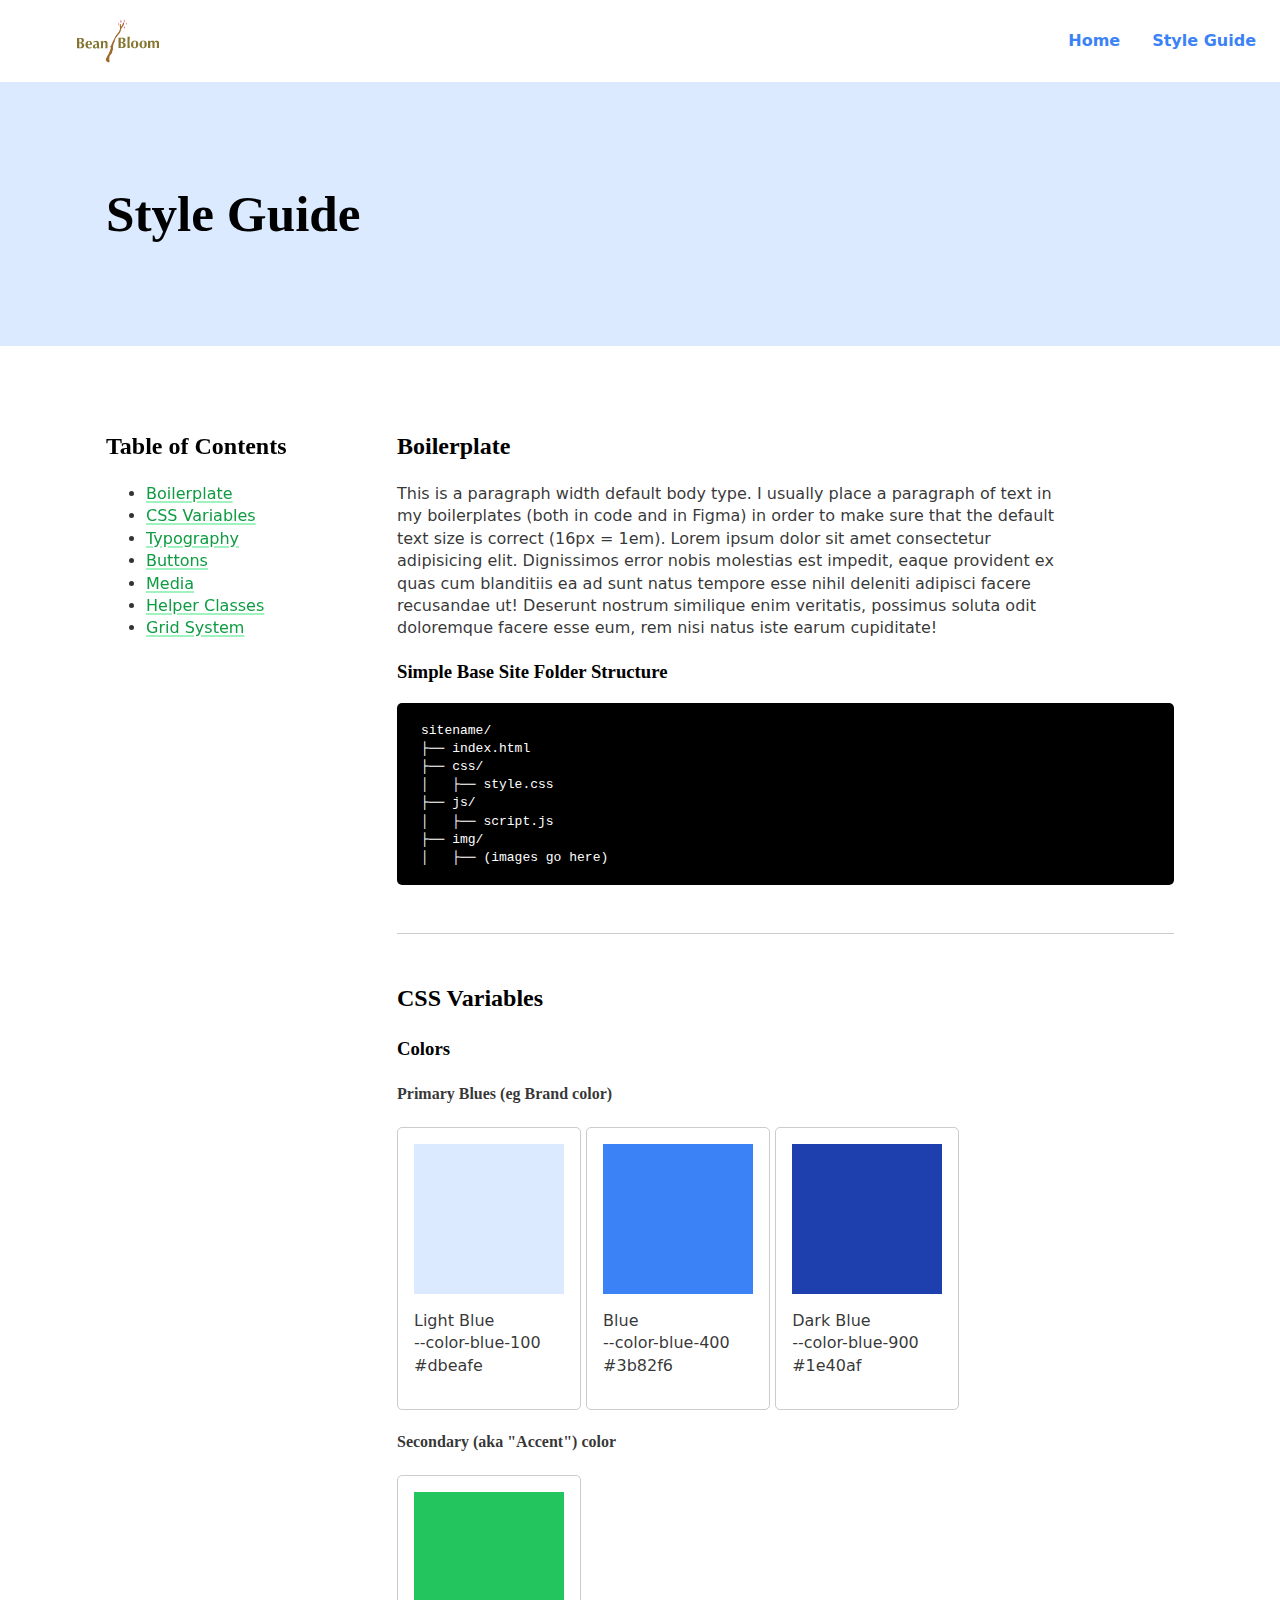
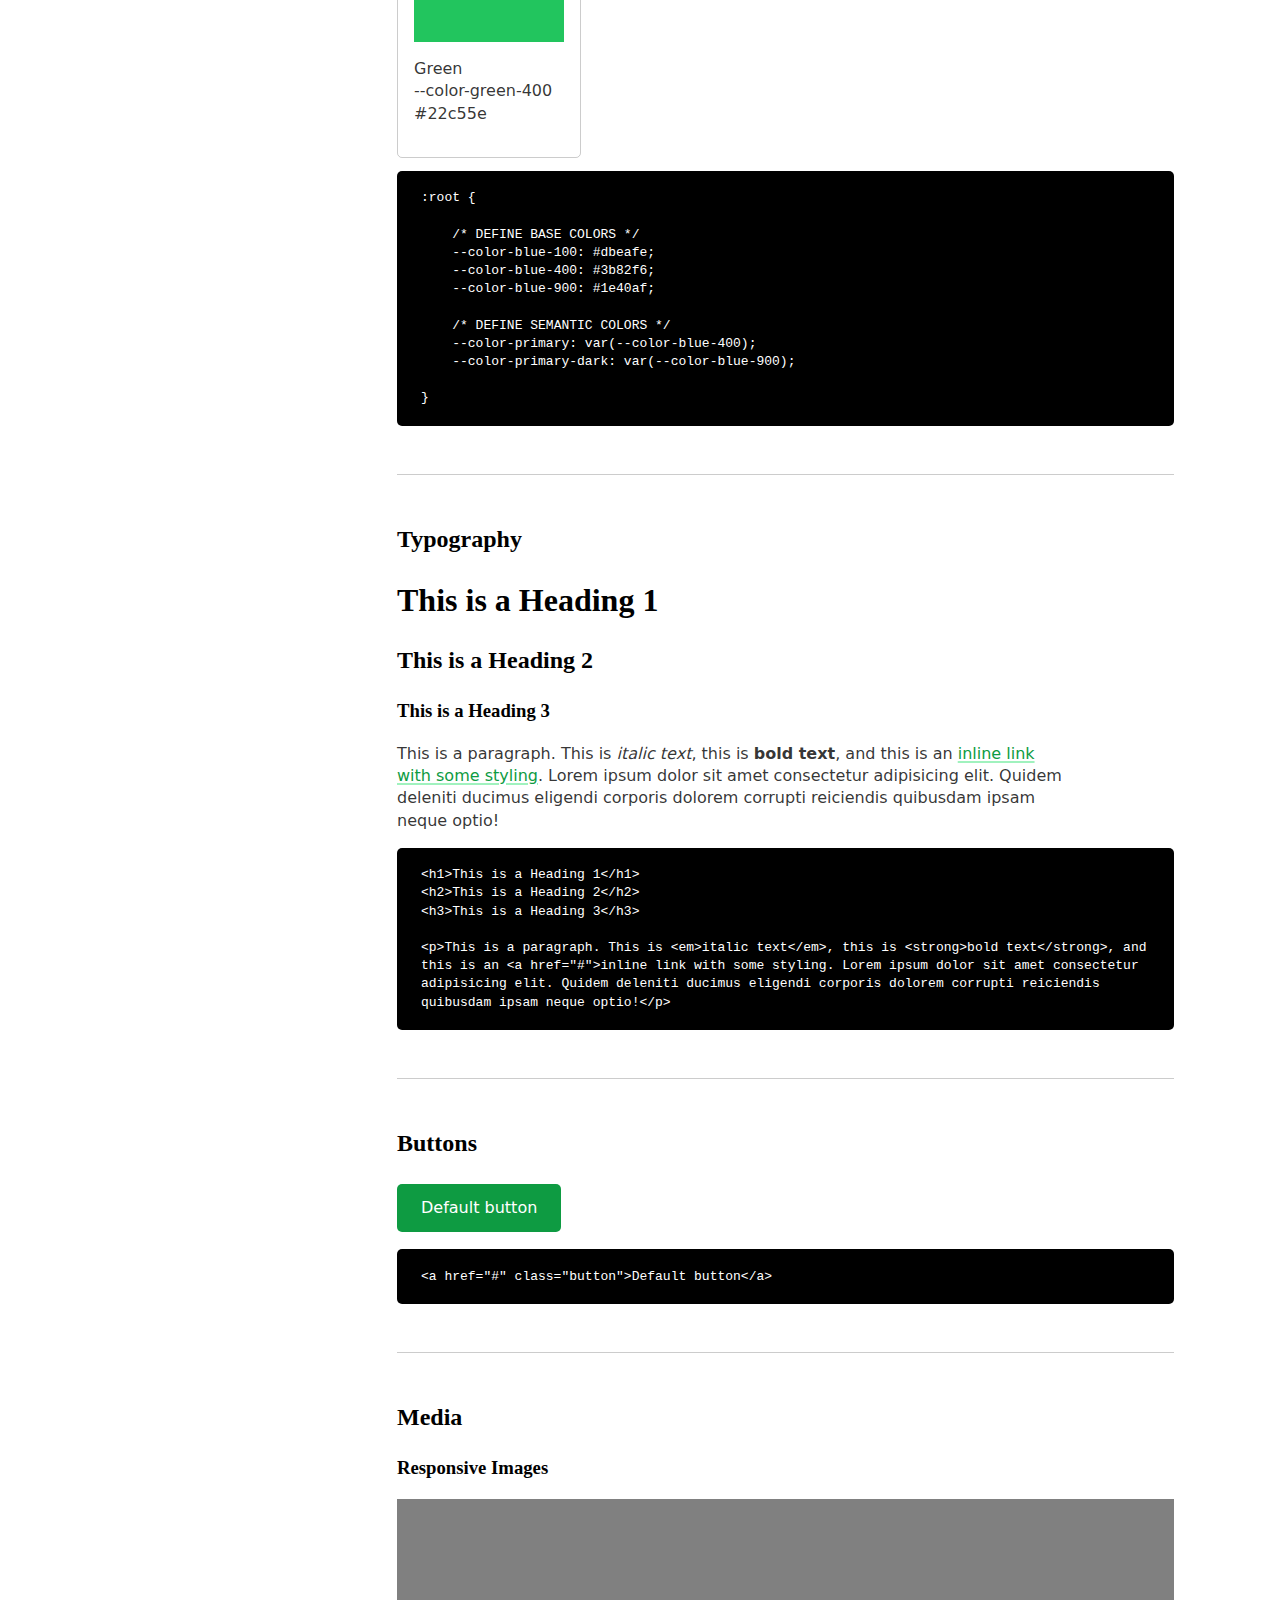
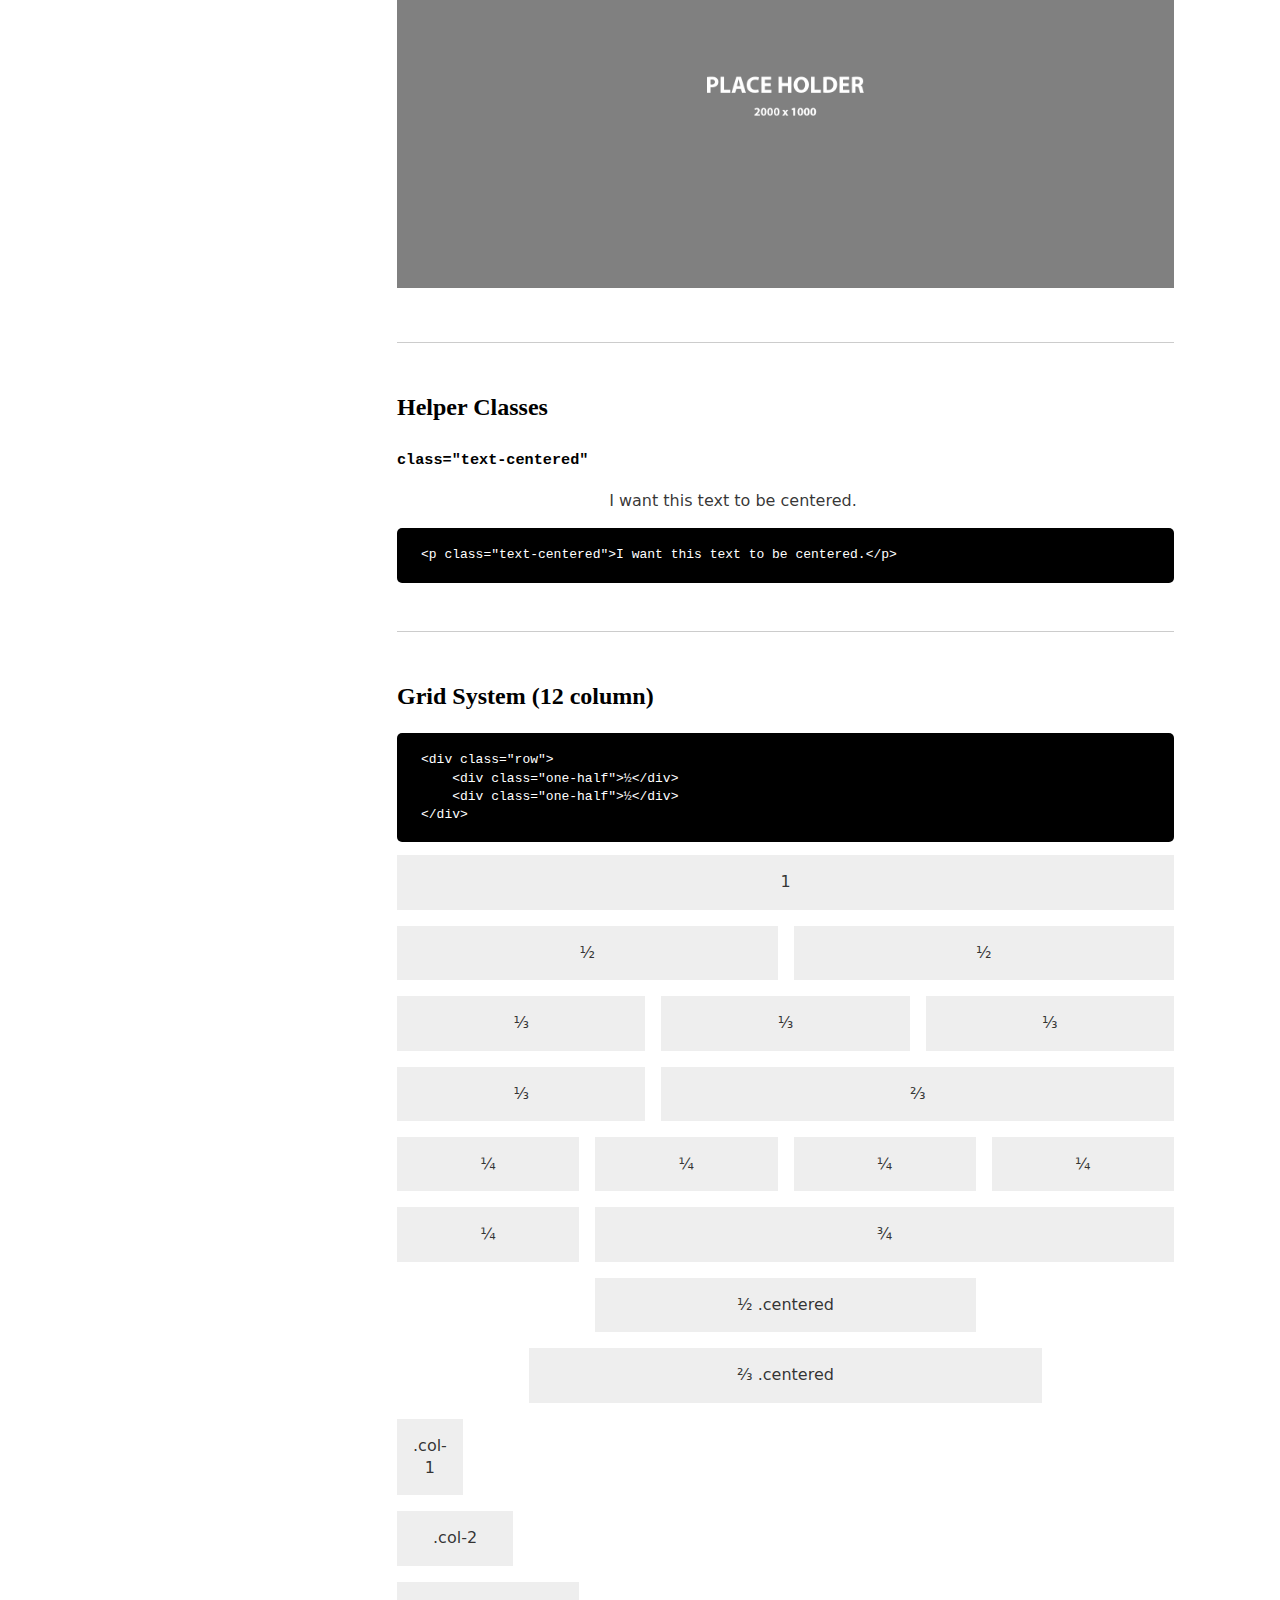
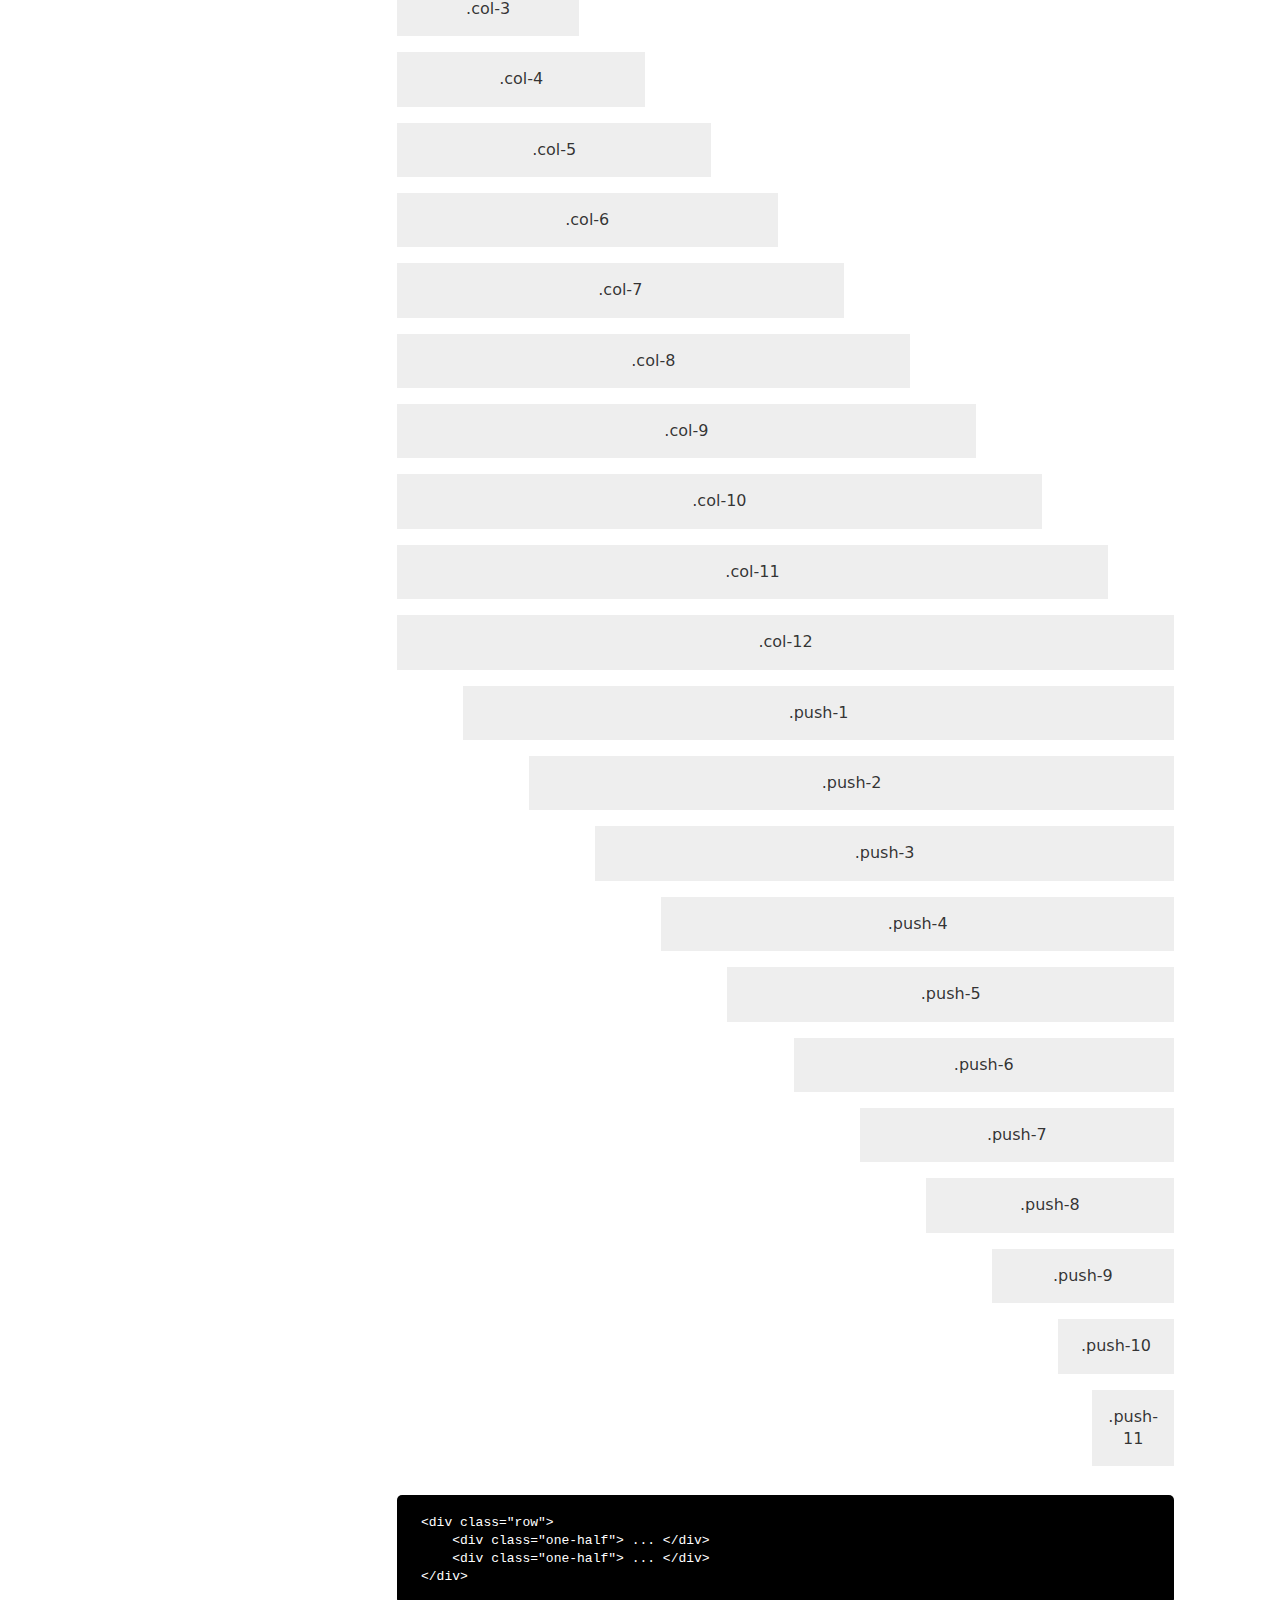
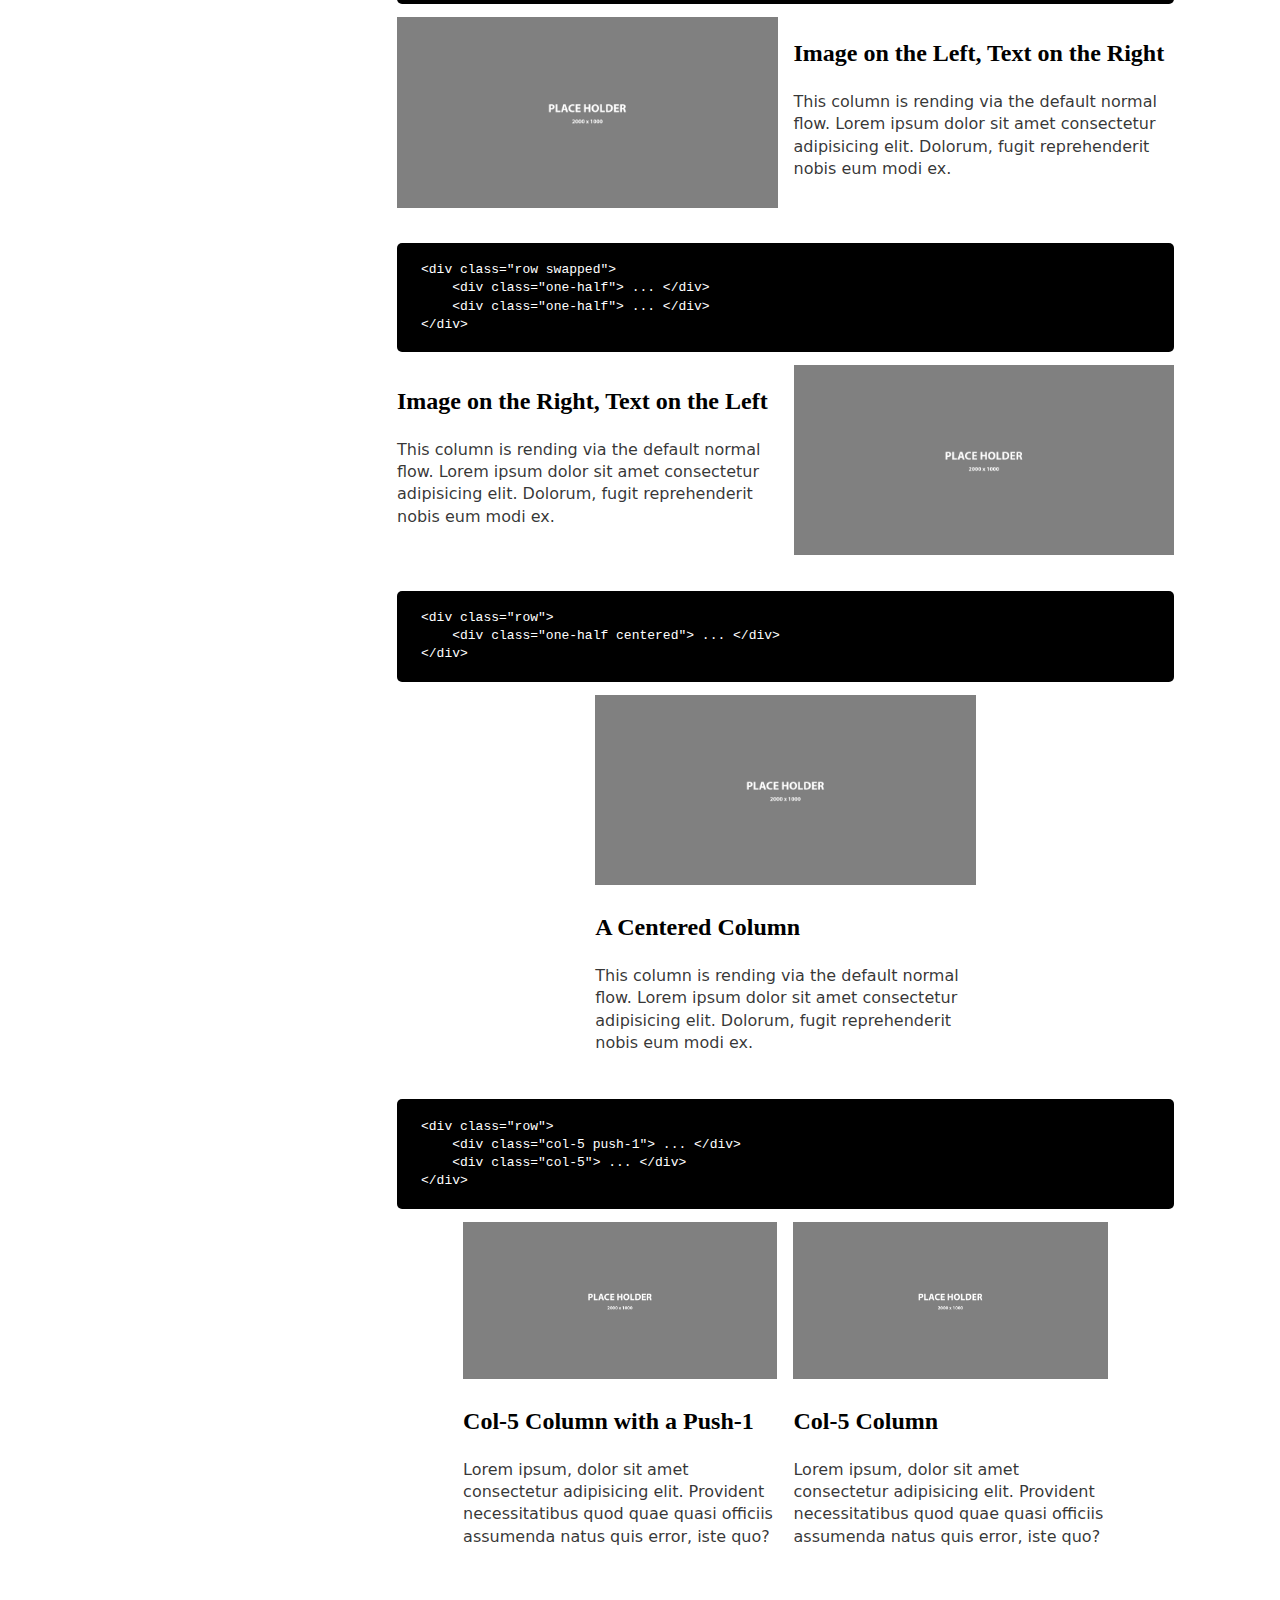
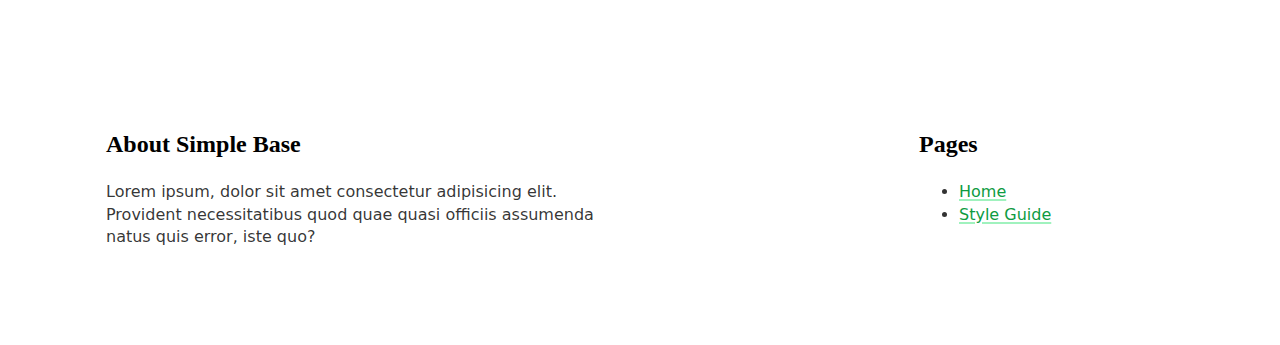
<file: styleguide.html>
<!DOCTYPE html>
<html lang="en">

<head>
    <meta charset="UTF-8">
    <meta name="viewport" content="width=device-width, initial-scale=1.0">

    <title>Simple Base</title>
    <meta name="description" content="A simple HTML CSS and JS starter base">

    <!-- MAIN CSS -->
    <link rel="stylesheet" href="css/style.css">


</head>

<body>

    <header class="site-header">
        
        <div class="logo">


            <!-- INLINE IMAGE LOGO EXAMPLE -->
             <a href="index.html"><img src="img/bb-logo-framework.png" alt="Simple Base Logo" width="200" height="50"></a>

            <h1 class="hide-visually"><a href="index.html">Simple Base</a></h1>

        </div>


        <nav class="site-nav" data-menustate="closed">
            <button class="menubutton">
                <span class="hide-visually">Menu</span>
                <svg class="simple-navicon" width="24" height="21">
                    <rect class="simple-navicon-top" x="0" y="2" height="3" width="30"></rect>
                    <rect class="simple-navicon-middle" x="0" y="9" height="3" width="30"></rect>
                    <rect class="simple-navicon-bottom" x="0" y="16" height="3" width="30"></rect>
                </svg>
            </button>
            <ul>
                <li><a href="index.html">Home</a></li>
                <li><a href="styleguide.html">Style Guide</a></li>
            </ul>
        </nav>



    </header>

    <main class="site-main">

        <section class="hero">
            <div class="container">

                <h1>Style Guide</h1>
            
            </div>
        </section>

        <section>
            <div class="container">


                <!-- 2 COLUMN PAGE LAYOUT ASIDE + MAIN CONTENT -->

                <div class="pagelayout-wrapper-twocolumn">

                    <div class="pagesection-aside">

                        <div class="stickybox">

                            <h2>Table of Contents</h2>
                            <nav>
                                <ul>
                                    <li><a href="#boilerplate">Boilerplate</a></li>
                                    <li><a href="#css-variables">CSS Variables</a></li>
                                    <li><a href="#typography">Typography</a></li>
                                    <li><a href="#buttons">Buttons</a></li>
                                    <li><a href="#media">Media</a></li>
                                    <li><a href="#helper-classes">Helper Classes</a></li>
                                    <li><a href="#grid-system">Grid System</a></li>
                                </ul>
                            </nav>
                        </div>

                    </div>

                    <div class="pagesection-maincontent">

                        <h2 id="boilerplate">Boilerplate</h2>
                        <p>This is a paragraph width default body type. I usually place a paragraph of text in my boilerplates (both in code and in Figma) in order to make sure that the default text size is correct (16px = 1em). Lorem ipsum dolor sit amet consectetur adipisicing elit. Dignissimos error nobis molestias est impedit, eaque provident ex quas cum blanditiis ea ad sunt natus tempore esse nihil deleniti adipisci facere recusandae ut! Deserunt nostrum similique enim veritatis, possimus soluta odit doloremque facere esse eum, rem nisi natus iste earum cupiditate!</p>

                        <h3>Simple Base Site Folder Structure</h3>

                        <pre><code>
sitename/
├── index.html
├── css/
│   ├── style.css
├── js/
│   ├── script.js
├── img/
│   ├── (images go here)                 
                    </code></pre>


                        <hr>


                        <h2 id="css-variables">CSS Variables</h2>

                        <h3>Colors</h3>

                        <h4>Primary Blues (eg Brand color)</h4>

                        <div class="card">
                            <div class="color-swatch" style="--_swatch-color: #dbeafe;"></div>
                            <div class="color-info">
                                <p>Light Blue<br>
                                --color-blue-100<br>
                                #dbeafe
                                </p>
                            </div>
                        </div>

                        <div class="card">
                            <div class="color-swatch" style="--_swatch-color: #3b82f6;"></div>
                            <div class="color-info">
                                <p>Blue<br>
                                --color-blue-400<br>
                                #3b82f6
                                </p>
                            </div>
                        </div>

                        <div class="card">
                            <div class="color-swatch" style="--_swatch-color: #1e40af;"></div>
                            <div class="color-info">
                                <p>Dark Blue<br>
                                --color-blue-900<br>
                                #1e40af
                                </p>
                            </div>
                        </div>

                        <h4>Secondary (aka "Accent") color</h4>

                        <div class="card">
                            <div class="color-swatch" style="--_swatch-color: #22c55e;"></div>
                            <div class="color-info">
                                <p>Green<br>
                                --color-green-400<br>
                                #22c55e
                                </p>
                            </div>
                        </div>

                        <pre><code>
:root {

    /* DEFINE BASE COLORS */
    --color-blue-100: #dbeafe;
    --color-blue-400: #3b82f6;
    --color-blue-900: #1e40af;

    /* DEFINE SEMANTIC COLORS */
    --color-primary: var(--color-blue-400);
    --color-primary-dark: var(--color-blue-900);

}
                        </code></pre>



                        <hr>


                        <h2 id="typography">Typography</h2>

                        <h1>This is a Heading 1</h1>
                        <h2>This is a Heading 2</h2>
                        <h3>This is a Heading 3</h3>

                        <p>This is a paragraph. This is <em>italic text</em>, this is <strong>bold text</strong>, and this is an <a href="#">inline link with some styling</a>. Lorem ipsum dolor sit amet consectetur adipisicing elit. Quidem deleniti ducimus eligendi corporis dolorem corrupti reiciendis quibusdam ipsam neque optio!</p>

                        <pre><code>
&lt;h1&gt;This is a Heading 1&lt;/h1&gt;
&lt;h2&gt;This is a Heading 2&lt;/h2&gt;
&lt;h3&gt;This is a Heading 3&lt;/h3&gt;

&lt;p&gt;This is a paragraph. This is &lt;em&gt;italic text&lt;/em&gt;, this is &lt;strong&gt;bold text&lt;/strong&gt;, and this is an &lt;a href="#"&gt;inline link with some styling</a>. Lorem ipsum dolor sit amet consectetur adipisicing elit. Quidem deleniti ducimus eligendi corporis dolorem corrupti reiciendis quibusdam ipsam neque optio!&lt;/p&gt;
                        </code></pre>


                        <hr>

                        <h2 id="buttons">Buttons</h2>

                        <a href="#" class="button">Default button</a>

                        <pre><code>
&lt;a href="#" class="button"&gt;Default button&lt;/a&gt;                            
                        </code></pre>

                        <hr>


                        <h2 id="media">Media</h2>
                        <h3>Responsive Images</h3>

                        <img src="img/placeholder-2000x1000.gif" width="2000" height="1000" alt="Placeholder image">

                        <hr>

                        <h2 id="helper-classes">Helper Classes</h2>

                        <h3><code>class="text-centered"</code></h3>

                        <p class="text-centered">I want this text to be centered.</p>

                        <pre><code>
&lt;p class="text-centered"&gt;I want this text to be centered.&lt;/p&gt;
                        </code></pre>

                        <hr>

                        <h2 id="grid-system">Grid System (12 column)</h2>


                    <pre><code>
&lt;div class="row"&gt;
    &lt;div class="one-half"&gt;&frac12;&lt;/div&gt;
    &lt;div class="one-half"&gt;&frac12;&lt;/div&gt;
&lt;/div&gt;
                        </code></pre>

                        <div class="row demo">
                            <div class="one-whole">1</div>
                        </div>

                        <div class="row demo">
                            <div class="one-half">&frac12;</div>
                            <div class="one-half">&frac12;</div>
                        </div>

                        <div class="row demo">
                            <div class="one-third">&frac13;</div>
                            <div class="one-third">&frac13;</div>
                            <div class="one-third">&frac13;</div>  
                        </div>

                        <div class="row demo">
                            <div class="one-third">&frac13;</div>
                            <div class="two-thirds">&frac23;</div>
                        </div>

                        <div class="row demo">
                            <div class="one-fourth">&frac14;</div>
                            <div class="one-fourth">&frac14;</div>
                            <div class="one-fourth">&frac14;</div>
                            <div class="one-fourth">&frac14;</div>
                        </div>

                        <div class="row demo">
                            <div class="one-fourth">&frac14;</div>
                            <div class="three-fourths">&frac34;</div>
                        </div>

                        <div class="row demo">
                            <div class="one-half centered">&frac12; .centered</div>
                        </div>

                        <div class="row demo">
                            <div class="two-thirds centered">&frac23; .centered</div>
                        </div>

                        <div class="row demo">
                            <div class="col-1">.col-1</div>
                        </div>
                        <div class="row demo">
                            <div class="col-2">.col-2</div>
                        </div>
                        <div class="row demo">
                            <div class="col-3">.col-3</div>
                        </div>
                        <div class="row demo">
                            <div class="col-4">.col-4</div>
                        </div>
                        <div class="row demo">
                            <div class="col-5">.col-5</div>
                        </div>
                        <div class="row demo">
                            <div class="col-6">.col-6</div>
                        </div>
                        <div class="row demo">
                            <div class="col-7">.col-7</div>
                        </div>
                        <div class="row demo">
                            <div class="col-8">.col-8</div>
                        </div>
                        <div class="row demo">
                            <div class="col-9">.col-9</div>
                        </div>
                        <div class="row demo">
                            <div class="col-10">.col-10</div>
                        </div>
                        <div class="row demo">
                            <div class="col-11">.col-11</div>
                        </div>
                        <div class="row demo">
                            <div class="col-12">.col-12</div>
                        </div>

                        <div class="row demo">
                            <div class="col-11 push-1">.push-1</div>
                        </div>
                        <div class="row demo">
                            <div class="col-10 push-2">.push-2</div>
                        </div>
                        <div class="row demo">
                            <div class="col-9 push-3">.push-3</div>
                        </div>
                        <div class="row demo">
                            <div class="col-8 push-4">.push-4</div>
                        </div>
                        <div class="row demo">
                            <div class="col-7 push-5">.push-5</div>
                        </div>
                        <div class="row demo">
                            <div class="col-6 push-6">.push-6</div>
                        </div>
                        <div class="row demo">
                            <div class="col-5 push-7">.push-7</div>
                        </div>
                        <div class="row demo">
                            <div class="col-4 push-8">.push-8</div>
                        </div>
                        <div class="row demo">
                            <div class="col-3 push-9">.push-9</div>
                        </div>
                        <div class="row demo">
                            <div class="col-2 push-10">.push-10</div>
                        </div>
                        <div class="row demo">
                            <div class="col-1 push-11">.push-11</div>
                        </div>

                        

                    <pre><code>
&lt;div class="row"&gt;
    &lt;div class="one-half"&gt; ... &lt;/div&gt;
    &lt;div class="one-half"&gt; ... &lt;/div&gt;
&lt;/div&gt;
                        </code></pre>

                        <div class="row">
                            <div class="one-half">
                                <img src="img/placeholder-2000x1000.gif" alt="Placeholder image" width="2000" height="1000">
                            </div>
                            <div class="one-half">
                                <h2>Image on the Left, Text on the Right</h2>
                                <p>This column is rending via the default normal flow. Lorem ipsum dolor sit amet consectetur adipisicing elit. Dolorum, fugit reprehenderit nobis eum modi ex.</p>
                            </div>
                        </div>

                        <pre><code>
&lt;div class="row swapped"&gt;
    &lt;div class="one-half"&gt; ... &lt;/div&gt;
    &lt;div class="one-half"&gt; ... &lt;/div&gt;
&lt;/div&gt;
                        </code></pre>

                        <div class="row swapped">
                            <div class="one-half">
                                <img src="img/placeholder-2000x1000.gif" alt="Placeholder image" width="2000" height="1000">
                            </div>
                            <div class="one-half">
                                <h2>Image on the Right, Text on the Left</h2>
                                <p>This column is rending via the default normal flow. Lorem ipsum dolor sit amet consectetur adipisicing elit. Dolorum, fugit reprehenderit nobis eum modi ex.</p>
                            </div>
                        </div>



                        <pre><code>
&lt;div class="row"&gt;
    &lt;div class="one-half centered"&gt; ... &lt;/div&gt;
&lt;/div&gt;
                        </code></pre>


                        <div class="row">
                            <div class="one-half centered">
                                <img src="img/placeholder-2000x1000.gif" alt="Placeholder image" width="2000" height="1000">
                                <h2>A Centered Column</h2>
                                <p>This column is rending via the default normal flow. Lorem ipsum dolor sit amet consectetur adipisicing elit. Dolorum, fugit reprehenderit nobis eum modi ex.</p>
                            </div>
                        </div>



                    <pre><code>
&lt;div class="row"&gt;
    &lt;div class="col-5 push-1"&gt; ... &lt;/div&gt;
    &lt;div class="col-5"&gt; ... &lt;/div&gt;
&lt;/div&gt;
                        </code></pre>

                        <div class="row">
                            <div class="col-5 push-1">
                                <img src="img/placeholder-2000x1000.gif" alt="Placeholder image" width="2000" height="1000">
                                <h2>Col-5 Column with a Push-1</h2>
                                <p>Lorem ipsum, dolor sit amet consectetur adipisicing elit. Provident necessitatibus quod quae quasi officiis assumenda natus quis error, iste quo?</p>
                            </div>
                            <div class="col-5">
                                <img src="img/placeholder-2000x1000.gif" alt="Placeholder image" width="2000" height="1000">
                                <h2>Col-5 Column</h2>
                                <p>Lorem ipsum, dolor sit amet consectetur adipisicing elit. Provident necessitatibus quod quae quasi officiis assumenda natus quis error, iste quo?</p>
                            </div>
                        </div>
                        
                    </div>

                </div>


            </div>
        </section>

        
    </main>

    <footer class="site-footer">
        <div class="container">

            <div class="row">
                <div class="col-6">
                    <h2>About Simple Base</h2>
                    <p>Lorem ipsum, dolor sit amet consectetur adipisicing elit. Provident necessitatibus quod quae quasi officiis assumenda natus quis error, iste quo?</p>
                </div>
                <div class="col-3 push-9">
                    <h2>Pages</h2>
                    <nav>
                        <ul>
                            <li><a href="index.html">Home</a></li>
                            <li><a href="styleguide.html">Style Guide</a></li>
                        </ul>
                    </nav>
                </div>
            </div>


        </div>
    </footer>


    <!-- MAIN JS -->
    <script src="js/script.js"></script>

</body>

</html>
</file>
<file: css/style.css>
/* --------------------

TABLE OF CONTENTS 

# GLOBALS
    # DEFINE GLOBAL VARIABLES (CUSTOM PROPERTIES)
    # SET GLOBAL COLORS
    # SET GLOBAL TYPOGRAPHY
    # GLOBAL MEDIA (images, video, svg)
    # GLOBAL HELPERS
    # GLOBAL RESETS
        # ENABLE SMOOTH SCROLLING

# LAYOUT
    # CONTAINER
    # GRID SYSTEM (12 column)

# SITE STRUCTURE
    # HEADER
        # LOGO
        # SITE NAV
    # MAIN
        # SECTIONS
    # FOOTER

# UI COMPONENTS
    # BUTTONS
    # CARDS
    # HR (HORIZONTAL RULE)
    # CODE BLOCKS

    (WE WILL ADD MORE HERE)

# CUSTOM SITE STYLING (OPINIONATED)
    # BODY GRID LAYOUT SYSTEM (header, main, and footer)
    # HEADER ON TOP OF HERO
    # CUSTOM HERO STYLING
    # CUSTOM PAGE LAYOUT - 2 COLUMNS: ASIDE + MAIN CONTENT
    # STICKYBOX

----------------------- */

/* ------------------
        GLOBALS 
--------------------- */

/* DEFINE GLOBAL VARIABLES */
:root {

    /* DEFINE BASE COLORS */
    --color-white: #fff;
    --color-black: #000;
    --color-black-80: rgb(0 0 0 / .8);

    --color-grey-100: rgb(0 0 0 / .05);
    --color-grey-200: rgb(0 0 0 / .2);

    --color-blue-100: #dbeafe;
    --color-blue-400: #3b82f6;
    --color-blue-900: #1e40af;

    --color-green-100: #d1fae5;
    --color-green-200: #a0f2be;
    --color-green-400: #22c55e;
    --color-green-600: #0E9B42;
    --color-green-800: #166534;
    --color-green-900: #004419;

    /* DEFINE SEMANTIC COLORS */
    --color-body-background: var(--color-white);
    --color-body-text: var(--color-black-80);
    --color-body-text-dark: var(--color-black);

    --color-primary: var(--color-blue-400);
    --color-primary-dark: var(--color-blue-900);
    --color-secondary: var(--color-green-400);

    /* ACTION COLORS */
    --color-links: var(--color-green-600);
    --color-links-hover: var(--color-green-800);
    --color-links-light: var(--color-green-200);

    /* SECTION SPECIFIC */
    --color-siteheader-background: transparent;
    --color-siteheader-links: var(--color-blue-400);
    --color-siteheader-links-hover: var(--color-blue-900);
    --color-sitefooter-background: transparent;
    --color-hero-background: var(--color-blue-100);

    /* BORDERS */
    --color-border: var(--color-grey-200);
    --border-radius: 5px;
    --border-thickness: .5px;

    /* SIZING UNITS */
    --unit-2xs: 0.25rem;
    --unit-xs: 0.5rem;
    --unit-s: 1rem;
    --unit-m: 1.5rem;
    --unit-l: 2rem;
    --unit-xl: 3rem;
    --unit-2xl: 4rem;
    --unit-3xl: 6rem;
    --container-width: 1100px;

    /* GLOBAL FONTS */
    --font-body: system-ui, Helvetica, arial, sans-serif;
    --font-headings: Georgia, Times, "Times New Roman", serif;

}

/* SET GLOBAL COLORS */
body {
    background-color: var(--color-body-background);
    color: var(--color-body-text);
}

/* HEADINGS */
h1, h2, h3 {
    color: var(--color-body-text-dark);

    /* ADD SUPPORT FOR TEXTWRAP BALANCE */
    text-wrap: balance;
}

/* LIMIT THE NUMBER OF CHARACTERS PER LINE FOR ALL PARAGRAPHS */
p {
    max-inline-size: 66ch;
}

/* REMOVE WIDOWS FOR ALL PARAGRAPHS AND LIST ITEMS*/
p, li { 
    text-wrap: pretty;
}

/* LINKS */
a {
    color: var(--color-links);

    /* STYLE THE UNDERLINE */
    text-decoration-color: var(--color-links-light);
    text-underline-offset: .135em;
    text-decoration-thickness: .1em;
}

a:hover {
    color: var(--color-links-hover);
}

/* GLOBAL TYPOHRAPHY */
body {
    font-family: var(--font-body);
    font-size: 100%;
    line-height: 1.4;
}

h1, h2, h3, h4 {
    font-family: var(--font-headings);
}

/* GLOBAL MEDIA */

/* IMAGES (Responsive)
   Responsive on small screens
   Do not stretch too large (beyond the orignal)
   on large screens */
img {
    max-width: 100%;
    height: auto;
}

/* GLOBAL HELPERS */

.text-centered {
    text-align: center;
}

/* CENTER PARAGRAPHS INSIDE CENTERED PARENTS */
.text-centered p {
    margin-inline: auto;
}

/* HIDE CONTENT VISUALLY (BUT KEEP FOR SEO AND ACCESSIBILITY) */
.hide-visually,
.visually-hidden,
.screen-reader-only {
    position: absolute;
    top: -9999px;
    left: -9999px;
}

/* GLOBAL RESETS */

/* Remove the default 8pm margin on body */
body {  margin: 0; }

/* Set all elements to box sizing border box */
* { box-sizing: border-box; }

/* SMOOTH SCROLLING */
html {
    scroll-behavior: smooth;
}

/* ADD OFFSET TO ALL INLINE ANCHOR LINKS */
:target {
    scroll-margin-top: var(--unit-m);
}


/* ------------------
        LAYOUT 
--------------------- */

/* CONTAINER */

.container {
    max-width: var(--container-width);
    margin-inline: auto;
    padding-inline: var(--unit-s);
}


/* GRID SYSTEM (12 column) */

.row {
    --grid-gap: var(--unit-s);
}

.row > * {
    margin-block-end: var(--grid-gap);
}

/* NEW width SYNTAX (updated from min-width: 768px)  */
@media ( width >= 768px ) {
   
    .row {
        display: grid;
        grid-template-columns: repeat(12, 1fr);
        gap: var(--grid-gap);
    }

    /* COMMONLY USED SEMANTIC COLUMNS */
    .one-whole { grid-column: auto / span 12; }
    .one-half { grid-column: auto / span 6; }
    .one-third { grid-column: auto / span 4; }
    .two-thirds { grid-column: auto / span 8; }
    .one-fourth { grid-column: auto / span 3; }
    .three-fourths { grid-column: auto / span 9; }

    /* SWAP (REVERSE COLUMNS) - WORKS ONLY w/ 2 COLUMNS */
    .row.swapped > *:first-child { order: 2; }
    .row.swapped > *:last-child { order: 1; }

    /* CENTERED COLUMNS */
    .one-half.centered { grid-column-start: 4;}
    .two-thirds.centered { grid-column-start: 3;}

    /* 12 COLUMN CLASS-BASED GRID SYSTEM */
    .col-1 { grid-column: auto / span 1; }
    .col-2 { grid-column: auto / span 2; }
    .col-3 { grid-column: auto / span 3; }
    .col-4 { grid-column: auto / span 4; }
    .col-5 { grid-column: auto / span 5; }
    .col-6 { grid-column: auto / span 6; }
    .col-7 { grid-column: auto / span 7; }
    .col-8 { grid-column: auto / span 8; }
    .col-9 { grid-column: auto / span 9; }
    .col-10 { grid-column: auto / span 10; }    
    .col-11 { grid-column: auto / span 11; }   
    .col-12 { grid-column: auto / span 12; } 
    
    /* PUSHES */
    .push-1 { grid-column-start: 2; }
    .push-2 { grid-column-start: 3; }
    .push-3 { grid-column-start: 4; }
    .push-4 { grid-column-start: 5; }
    .push-5 { grid-column-start: 6; }
    .push-6 { grid-column-start: 7; }
    .push-7 { grid-column-start: 8; }
    .push-8 { grid-column-start: 9; }
    .push-9 { grid-column-start: 10; }
    .push-10 { grid-column-start: 11; } 
    .push-11 { grid-column-start: 12; }           
}


/* FOR DEMO PURPOSES ONLY */
.row.demo > * {
    background-color: #eee;
    text-align: center;
    padding: var(--unit-s);
}

/* ------------------
    SITE STRUCTURE 
--------------------- */

/* SITE HEADER */
.site-header {
    background-color: var(--color-siteheader-background);
    padding-block: var(--unit-s);
    padding-inline: var(--unit-s);

    /* DISPLAY LOGO ON LEFT AND NAV ON RIGHT */
    display: flex;
    justify-content: space-between;
    /* align-items: center; */
    gap: var(--unit-s);
    flex-wrap: wrap;
}

/* REMOVE HEADER PADDING IF IT HAS A CONTAINER */
.site-header:has(.container) {
    padding-inline: 0;
}

/* LOGO STYLING */
.site-header .logo {
    display: flex;
    align-items: center;
    gap: var(--unit-s);
}

.site-header .logo svg {
    max-height: 50px;
    min-width: 50px;
}

/* CHRS COYIER'S FIX FOR GAP UNDR INLINE IMAGES AND SVG*/
.site-header .logo img,
.site-header .logo svg {
    vertical-align: middle;
}

.site-header .logo h1 {
    font-size: 1.3125rem;
    margin: 0;
}

.site-header .logo a {
    text-decoration: none;
}

/* MAIN SITE NAV */

.site-nav ul {
    margin: 0;
    padding: 0;
    list-style: none;
    display: flex;
    gap: var(--unit-s);
    flex-wrap: wrap;
}

.site-nav a {
    color: var(--color-siteheader-links);
    text-decoration: none;
    font-weight: bold;
    display: block;
    padding: var(--unit-xs);
    padding-block-start: calc(var(--unit-xs) + .1em);
    
}
.site-nav a:hover {
    color: var(--color-siteheader-links-hover);
}

/* SHOW MENU BUTTON ON HIGHER LAYER WHEN NAV IS OPEN */
.site-nav .menubutton {
    position: relative;
    z-index: 100;
    border: none;
    font-size: inherit;
    font-family: inherit;
    padding: var(--unit-xs);
    margin-block-start: var(--unit-xs);
    background-color: transparent;
}

/* SMALL SCREENS: SHOW MENU BUTTON, HIDE NAV */
.site-nav .menubutton { display: block; }
.site-nav ul { display: none; }

/* BIG SCREENS:  HIDE MENU BUTTON, SHOW NAV*/
@media ( width >= 768px ) {
    .site-nav .menubutton { display: none; }
    .site-nav ul { display: flex; }
}

/* SMALL SCREENS ONLY: ENABLE OVERLAY NAV */
@media ( width < 768px ) {

    .site-nav[data-menustate] ul {
        display: grid;
        align-content: center;
        justify-content: center;
        position: fixed;
        right: 0;
        top: 0;
        width: 100%;
        height: 100%;
        background: red;   
        transition: translate 0.3s ease-out;
    }
    .site-nav[data-menustate] a {
        color: var(--color-white);
    }

    .site-nav[data-menustate="open"] ul {
        translate: 0 0;
    }

    .site-nav[data-menustate="closed"] ul {
        translate: 100% 0;
    }  

    /* ENABLE SVG ANIMATION FOR THE NAVICON */
    .site-nav[data-menustate] .simple-navicon rect {
        transition: all .3s ease-out
    }

    /* CHANGE COLOR OF THE SVG NAVICON WHEN MENU IS OPEN */
    .site-nav[data-menustate="open"] .simple-navicon rect {
        fill: var(--color-white);
    }

    /* ANIMATE NAVICON LINES TO AN X WHEN OPEN */
    .site-nav .simple-navicon  {
        display: block;

    }
    .site-nav .simple-navicon rect {
        transform-origin: center;
        width: 100%;
    }
    .site-nav[data-menustate="open"] .simple-navicon {
        position: fixed;
        top: calc(var(--unit-s) + var(--unit-s));
        right: calc(var(--unit-s) + var(--unit-xs));
    }
    .site-nav[data-menustate="open"] .simple-navicon-top {
        rotate: 45deg;
        translate: -21% 24%;
    }
    .site-nav[data-menustate="open"] .simple-navicon-middle {
        opacity: 0;
    }
    .site-nav[data-menustate="open"] .simple-navicon-bottom {
        rotate: -45deg;
        translate: -21% -24%;
    }
    
}


/* SITE MAIN */
.site-main {
    background-color: transparent;
}

/* STYLING FOR ALL SECTIONS */
section {
    padding-block: var(--unit-2xl);
}

.hero {
    background-color: var(--color-hero-background);
    padding-block: var(--unit-3xl);
    padding-inline: var(--unit-s);
}

.hero:has(.container) {
    padding-inline: 0;
}


/* SITE FOOTER */
.site-footer {
    background-color: var(--color-sitefooter-background);
    padding-block: var(--unit-2xl);
    padding-inline: var(--unit-s);
}

/* REMOVE FOOTER PADDING IF IT HAS A CONTAINER */
.site-footer:has(.container) {
    padding-inline: 0;
}

/* ------------------
    UI COMPONENTS 
--------------------- */

/* BUTTONS */
.button {
    background-color: var(--color-links);
    color: var(--color-white);
    padding: var(--unit-s) var(--unit-m);
    margin-block: var(--unit-2xs);
    display: inline-block;
    text-decoration: none;
    border-radius: var(--border-radius);
    line-height: 1;
}
.button:hover {
    background-color: var(--color-links-hover);  
    color: var(--color-white);  
}

/* CARDS */
.card {
    border: var(--border-thickness) solid var(--color-border);
    display: inline-block;
    padding: var(--unit-s);
    border-radius: var(--border-radius);
}

.color-swatch {
    --_swatch-color: grey;
    background-color: var(--_swatch-color);
    width: 150px;
    height: 150px;
}

/* HR */
hr {
    border: none;
    border-bottom: var(--border-thickness) solid var(--color-border);
    margin: var(--unit-xl) 0;
}

/* Code Blocks */
pre:has(code) {
    background-color: var(--color-black);
    color: var(--color-white);
    padding-inline: var(--unit-m);
    border-radius: var(--border-radius);
    white-space: pre-wrap;
}


/* ------------------
    CUSTOM SITE STYLING 
--------------------- */

/* PUSH THE FOOTER TO THE BOTTOM BY DEFAULT */
body {
    display: grid;
    grid-template-rows: auto 1fr auto;
    min-height: 100svh;
}

/* TO FIX OVERFLOW WORD BREAK */
body > * {
     min-width: 0;  
}

/* NUDGE THE NAV ITEMS DOWN TO ALIGN WITH IMAGE LOGO TEXT */
.site-header .site-nav a {
    padding-block-start: calc(var(--unit-xs) + .35em);
}

/* RENDER HEADER ON TOP OF HERO */
.site-header.on-top-of-hero {
    position: absolute;
    width: 100%;
}
.site-header.on-top-of-hero + .site-main .hero {
    padding-block-start: calc(var(--unit-3xl) + var(--unit-xl));
}

/* CUSTOM HERO STYLING */
.hero h1 {
    font-size: clamp(2.5em, 4vw, 4em);
    margin-block: 0;
    overflow-wrap: break-word;
}
.hero p {
    text-wrap: balance;
}

/* CUSTOM PAGE LAYOUT - 2 COLUMNS: ASIDE + MAIN CONTENT */


@media ( width >= 768px ) {

    .pagelayout-wrapper-twocolumn {
        display: flex;
        gap: var(--unit-l);
    }

    .pagesection-aside {
        width: 25%;
    }

    .pagesection-maincontent {
        width: 75%;
    }

}

/* STICKYBOX */
/* NOTE NEEDED ON SMALL SCREENS, SO IT IS SET INSIDE OF A MEDIA QUERY SO IT ALLOWS THE OVERLAY MENU TO RENDER ON TOP ON SMALL SCREENS */
@media ( width >= 768px ) {
    .stickybox {
        position: sticky;
        top: var(--unit-m);
    }
}
</file>
